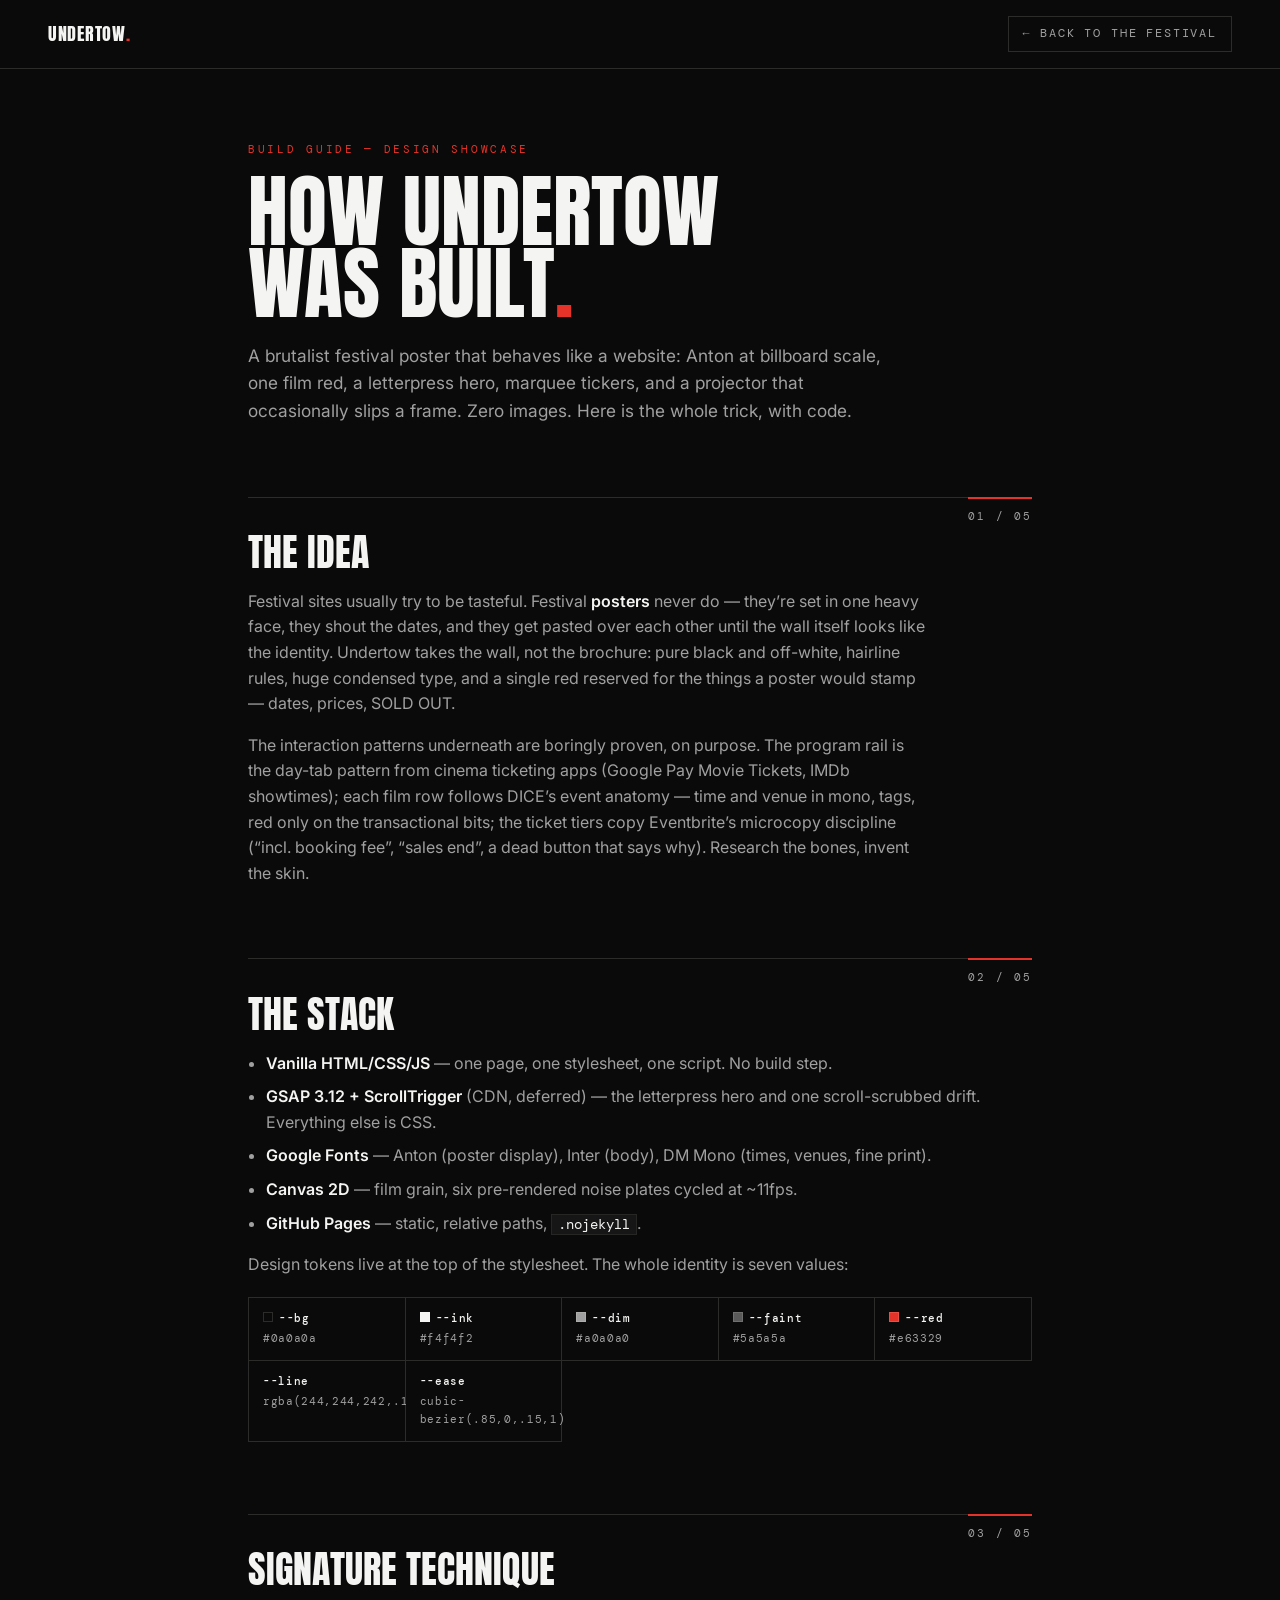
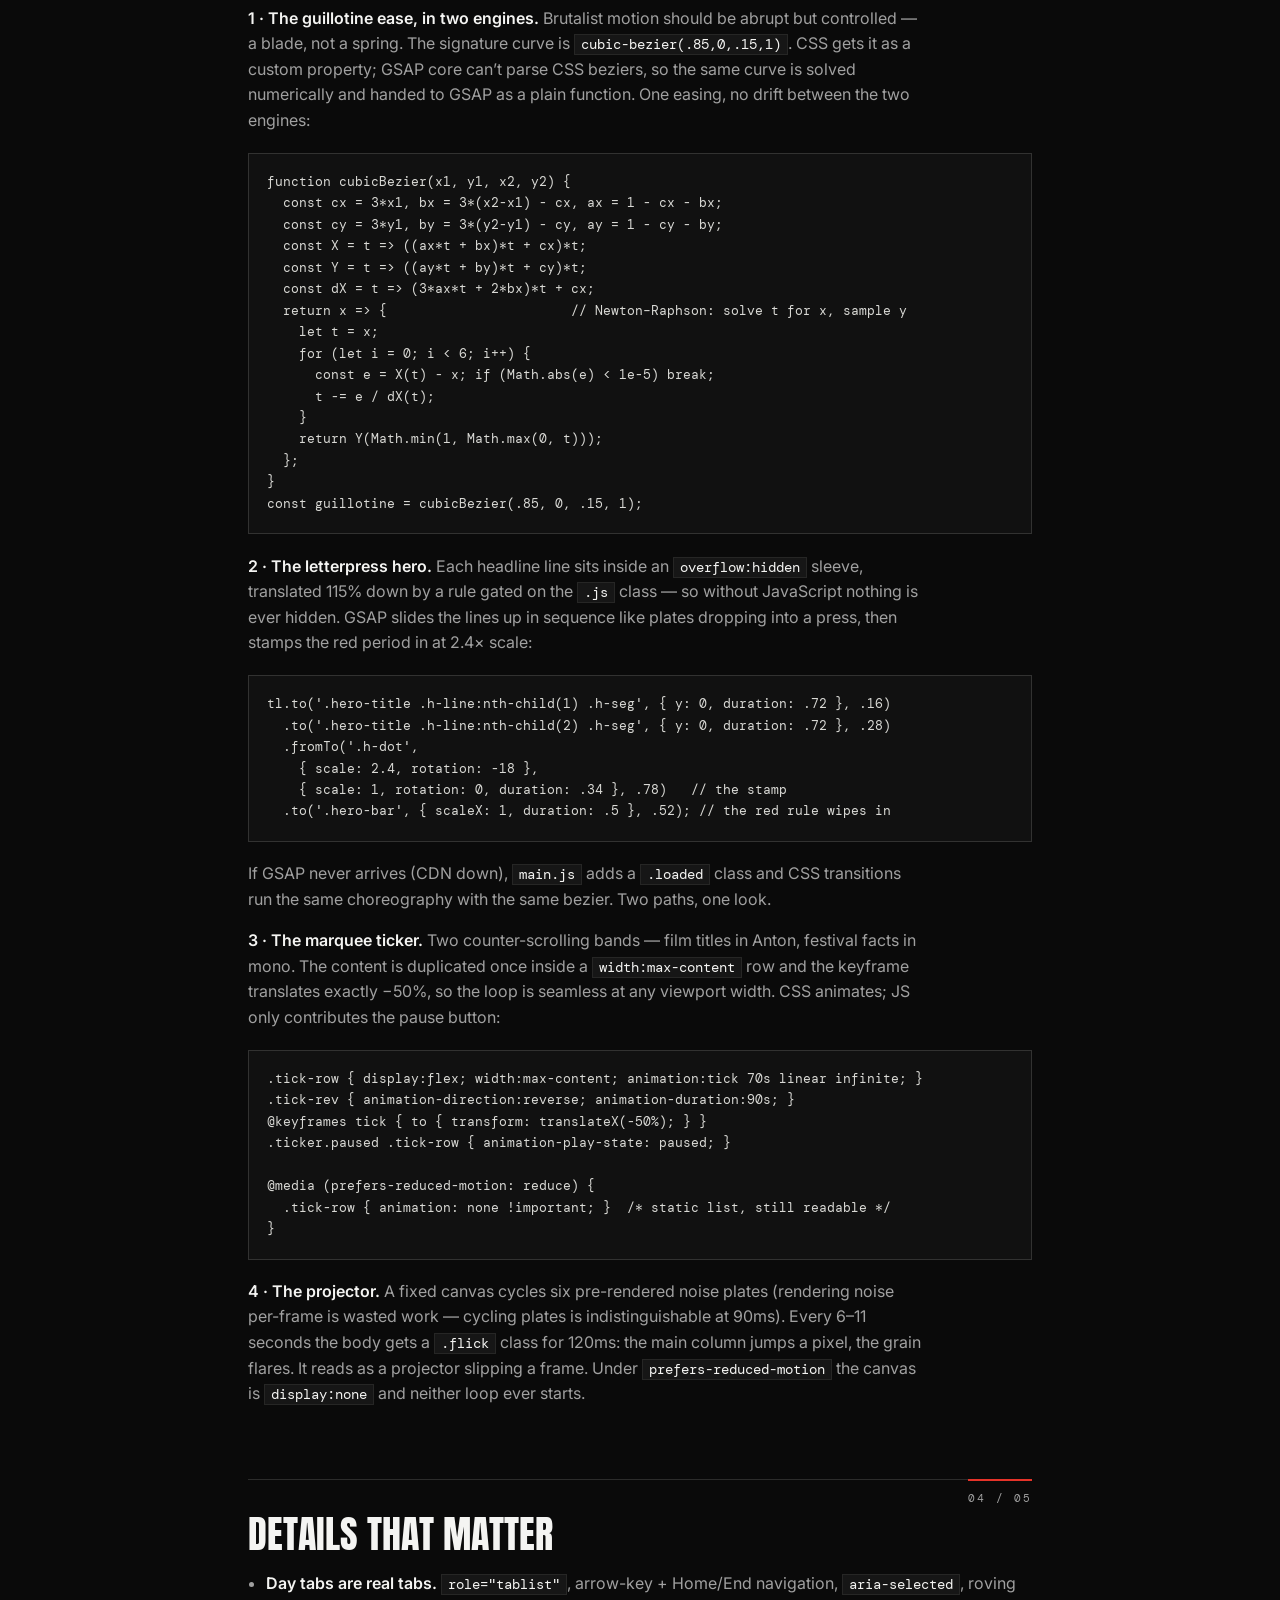
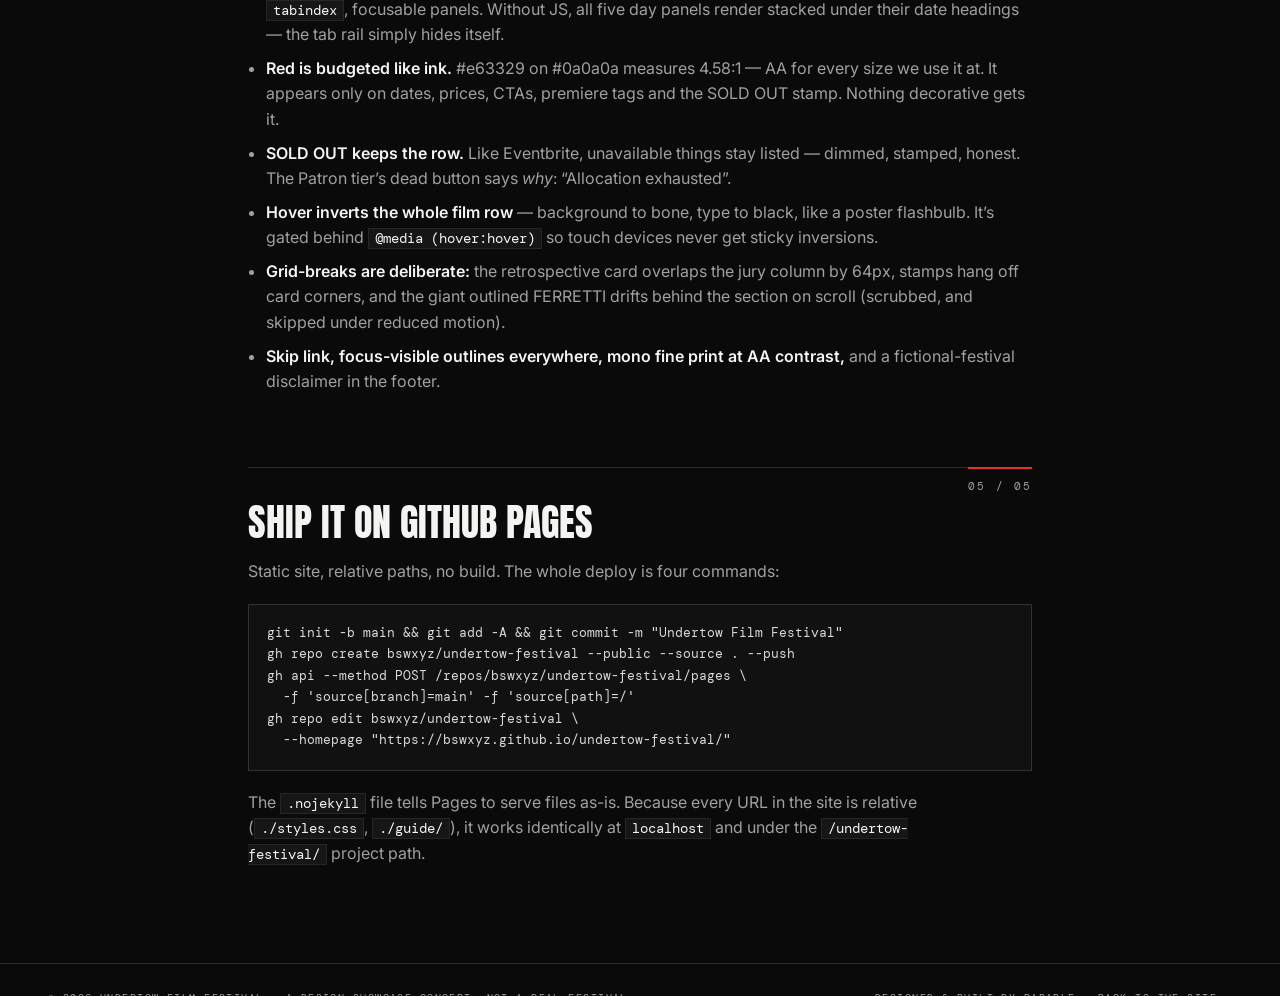
<file: guide/index.html>
<!doctype html>
<html lang="en">
<head>
<meta charset="utf-8" />
<meta name="viewport" content="width=device-width, initial-scale=1" />
<title>How Undertow was built — design &amp; engineering guide</title>
<meta name="description" content="How the Undertow Film Festival site was designed and built: brutalist poster typography, a GSAP letterpress hero, CSS marquee tickers, canvas film grain, and accessible day-tabs — shipped on GitHub Pages." />
<meta name="theme-color" content="#0a0a0a" />
<meta name="color-scheme" content="dark" />
<link rel="preconnect" href="https://fonts.googleapis.com" />
<link rel="preconnect" href="https://fonts.gstatic.com" crossorigin />
<link href="https://fonts.googleapis.com/css2?family=Anton&family=DM+Mono:wght@400;500&family=Inter:wght@400;500;600;700&display=swap" rel="stylesheet" />
<style>
:root{
  --bg:#0a0a0a;--ink:#f4f4f2;--dim:#a0a0a0;--red:#e63329;
  --line:rgba(244,244,242,.14);--line-2:rgba(244,244,242,.07);
  --ease:cubic-bezier(.85,0,.15,1);
}
*{box-sizing:border-box;margin:0;padding:0}
body{background:var(--bg);color:var(--ink);font-family:"Inter",system-ui,sans-serif;
  line-height:1.6;-webkit-font-smoothing:antialiased}
a{color:var(--red)}
::selection{background:var(--red);color:var(--bg)}
.mono{font-family:"DM Mono",monospace}
header{border-bottom:1px solid var(--line);padding:16px clamp(18px,4vw,48px);
  display:flex;justify-content:space-between;align-items:center;gap:12px;flex-wrap:wrap}
.brand{font-family:"Anton",Impact,sans-serif;font-size:1.1rem;letter-spacing:.04em;
  color:var(--ink);text-decoration:none;text-transform:uppercase}
.back{font-family:"DM Mono",monospace;font-size:.72rem;letter-spacing:.16em;
  color:var(--dim);text-decoration:none;border:1px solid var(--line);padding:8px 14px;
  transition:color .18s var(--ease),border-color .18s var(--ease)}
.back:hover{color:var(--ink);border-color:var(--ink)}
main{max-width:880px;margin:0 auto;padding:clamp(48px,8vh,90px) clamp(18px,4vw,48px) 80px}
.kicker{font-family:"DM Mono",monospace;font-size:.7rem;letter-spacing:.24em;color:var(--red);
  text-transform:uppercase;margin-bottom:1rem}
h1{font-family:"Anton",Impact,sans-serif;text-transform:uppercase;font-weight:400;
  font-size:clamp(2.6rem,7.5vw,5rem);line-height:.9;margin-bottom:1.4rem}
h1 em{font-style:normal;color:var(--red)}
h2{font-family:"Anton",Impact,sans-serif;text-transform:uppercase;font-weight:400;
  font-size:clamp(1.6rem,3.4vw,2.4rem);line-height:1;margin:0 0 1.1rem}
.lede{color:var(--dim);font-size:1.08rem;max-width:60ch}
section{margin-top:clamp(52px,8vh,84px);border-top:1px solid var(--line);padding-top:2.2rem;
  position:relative}
.sec-n{position:absolute;top:-1px;right:0;font-family:"DM Mono",monospace;font-size:.66rem;
  letter-spacing:.2em;color:var(--dim);border-top:2px solid var(--red);padding-top:10px}
p{margin-bottom:1rem;max-width:68ch}
p,li{color:var(--dim)}
strong{color:var(--ink);font-weight:600}
ul{margin:0 0 1rem 1.1rem}
li{margin-bottom:.5rem}
pre{background:#111;border:1px solid var(--line);padding:18px;overflow-x:auto;
  font-size:.8rem;line-height:1.6;margin:1.2rem 0;color:#d9d9d5}
code{font-family:"DM Mono",monospace}
p code,li code{background:#161616;border:1px solid var(--line-2);padding:1px 6px;font-size:.85em;color:var(--ink)}
.tok{display:grid;grid-template-columns:repeat(auto-fill,minmax(150px,1fr));
  border-top:1px solid var(--line);border-left:1px solid var(--line);margin:1.2rem 0}
.tok div{background:var(--bg);padding:12px 14px;font-family:"DM Mono",monospace;font-size:.7rem;
  letter-spacing:.06em;color:var(--dim);
  border-right:1px solid var(--line);border-bottom:1px solid var(--line)}
.tok b{display:block;font-weight:500;color:var(--ink);margin-bottom:2px}
.sw{display:inline-block;width:10px;height:10px;margin-right:6px;vertical-align:baseline;
  border:1px solid var(--line)}
footer{border-top:1px solid var(--line);padding:26px clamp(18px,4vw,48px);
  font-family:"DM Mono",monospace;font-size:.64rem;letter-spacing:.14em;color:var(--dim);
  display:flex;justify-content:space-between;gap:12px;flex-wrap:wrap;text-transform:uppercase}
footer a{color:var(--dim)}
footer a:hover{color:var(--red)}
a:focus-visible,.back:focus-visible{outline:2px solid var(--red);outline-offset:3px}
@media (prefers-reduced-motion:reduce){*{transition:none!important}}
</style>
</head>
<body>
<header>
  <a class="brand" href="../">Undertow<span style="color:var(--red)">.</span></a>
  <a class="back" href="../">← BACK TO THE FESTIVAL</a>
</header>

<main>
  <p class="kicker">Build guide — design showcase</p>
  <h1>How Undertow<br>was built<em>.</em></h1>
  <p class="lede">A brutalist festival poster that behaves like a website: Anton at billboard
    scale, one film red, a letterpress hero, marquee tickers, and a projector that occasionally
    slips a frame. Zero images. Here is the whole trick, with code.</p>

  <section>
    <span class="sec-n">01 / 05</span>
    <h2>The idea</h2>
    <p>Festival sites usually try to be tasteful. Festival <strong>posters</strong> never do —
      they’re set in one heavy face, they shout the dates, and they get pasted over each other
      until the wall itself looks like the identity. Undertow takes the wall, not the brochure:
      pure black and off-white, hairline rules, huge condensed type, and a single red reserved
      for the things a poster would stamp — dates, prices, SOLD OUT.</p>
    <p>The interaction patterns underneath are boringly proven, on purpose. The program rail is
      the day-tab pattern from cinema ticketing apps (Google Pay Movie Tickets, IMDb showtimes);
      each film row follows DICE’s event anatomy — time and venue in mono, tags, red only on the
      transactional bits; the ticket tiers copy Eventbrite’s microcopy discipline
      (“incl. booking fee”, “sales end”, a dead button that says why). Research the bones,
      invent the skin.</p>
  </section>

  <section>
    <span class="sec-n">02 / 05</span>
    <h2>The stack</h2>
    <ul>
      <li><strong>Vanilla HTML/CSS/JS</strong> — one page, one stylesheet, one script. No build step.</li>
      <li><strong>GSAP 3.12 + ScrollTrigger</strong> (CDN, deferred) — the letterpress hero and one
        scroll-scrubbed drift. Everything else is CSS.</li>
      <li><strong>Google Fonts</strong> — Anton (poster display), Inter (body), DM Mono (times, venues, fine print).</li>
      <li><strong>Canvas 2D</strong> — film grain, six pre-rendered noise plates cycled at ~11fps.</li>
      <li><strong>GitHub Pages</strong> — static, relative paths, <code>.nojekyll</code>.</li>
    </ul>
    <p>Design tokens live at the top of the stylesheet. The whole identity is seven values:</p>
    <div class="tok">
      <div><b><span class="sw" style="background:#0a0a0a"></span>--bg</b>#0a0a0a</div>
      <div><b><span class="sw" style="background:#f4f4f2"></span>--ink</b>#f4f4f2</div>
      <div><b><span class="sw" style="background:#a0a0a0"></span>--dim</b>#a0a0a0</div>
      <div><b><span class="sw" style="background:#5a5a5a"></span>--faint</b>#5a5a5a</div>
      <div><b><span class="sw" style="background:#e63329"></span>--red</b>#e63329</div>
      <div><b>--line</b>rgba(244,244,242,.14)</div>
      <div><b>--ease</b>cubic-bezier(.85,0,.15,1)</div>
    </div>
  </section>

  <section>
    <span class="sec-n">03 / 05</span>
    <h2>Signature technique</h2>
    <p><strong>1 · The guillotine ease, in two engines.</strong> Brutalist motion should be
      abrupt but controlled — a blade, not a spring. The signature curve is
      <code>cubic-bezier(.85,0,.15,1)</code>. CSS gets it as a custom property; GSAP core can’t
      parse CSS beziers, so the same curve is solved numerically and handed to GSAP as a plain
      function. One easing, no drift between the two engines:</p>
<pre><code>function cubicBezier(x1, y1, x2, y2) {
  const cx = 3*x1, bx = 3*(x2-x1) - cx, ax = 1 - cx - bx;
  const cy = 3*y1, by = 3*(y2-y1) - cy, ay = 1 - cy - by;
  const X = t =&gt; ((ax*t + bx)*t + cx)*t;
  const Y = t =&gt; ((ay*t + by)*t + cy)*t;
  const dX = t =&gt; (3*ax*t + 2*bx)*t + cx;
  return x =&gt; {                       // Newton–Raphson: solve t for x, sample y
    let t = x;
    for (let i = 0; i &lt; 6; i++) {
      const e = X(t) - x; if (Math.abs(e) &lt; 1e-5) break;
      t -= e / dX(t);
    }
    return Y(Math.min(1, Math.max(0, t)));
  };
}
const guillotine = cubicBezier(.85, 0, .15, 1);</code></pre>

    <p><strong>2 · The letterpress hero.</strong> Each headline line sits inside an
      <code>overflow:hidden</code> sleeve, translated 115% down by a rule gated on the
      <code>.js</code> class — so without JavaScript nothing is ever hidden. GSAP slides the
      lines up in sequence like plates dropping into a press, then stamps the red period in at
      2.4× scale:</p>
<pre><code>tl.to('.hero-title .h-line:nth-child(1) .h-seg', { y: 0, duration: .72 }, .16)
  .to('.hero-title .h-line:nth-child(2) .h-seg', { y: 0, duration: .72 }, .28)
  .fromTo('.h-dot',
    { scale: 2.4, rotation: -18 },
    { scale: 1, rotation: 0, duration: .34 }, .78)   // the stamp
  .to('.hero-bar', { scaleX: 1, duration: .5 }, .52); // the red rule wipes in</code></pre>
    <p>If GSAP never arrives (CDN down), <code>main.js</code> adds a <code>.loaded</code> class
      and CSS transitions run the same choreography with the same bezier. Two paths, one look.</p>

    <p><strong>3 · The marquee ticker.</strong> Two counter-scrolling bands — film titles in
      Anton, festival facts in mono. The content is duplicated once inside a
      <code>width:max-content</code> row and the keyframe translates exactly −50%, so the loop
      is seamless at any viewport width. CSS animates; JS only contributes the pause button:</p>
<pre><code>.tick-row { display:flex; width:max-content; animation:tick 70s linear infinite; }
.tick-rev { animation-direction:reverse; animation-duration:90s; }
@keyframes tick { to { transform: translateX(-50%); } }
.ticker.paused .tick-row { animation-play-state: paused; }

@media (prefers-reduced-motion: reduce) {
  .tick-row { animation: none !important; }  /* static list, still readable */
}</code></pre>

    <p><strong>4 · The projector.</strong> A fixed canvas cycles six pre-rendered noise plates
      (rendering noise per-frame is wasted work — cycling plates is indistinguishable at 90ms).
      Every 6–11 seconds the body gets a <code>.flick</code> class for 120ms: the main column
      jumps a pixel, the grain flares. It reads as a projector slipping a frame. Under
      <code>prefers-reduced-motion</code> the canvas is <code>display:none</code> and neither
      loop ever starts.</p>
  </section>

  <section>
    <span class="sec-n">04 / 05</span>
    <h2>Details that matter</h2>
    <ul>
      <li><strong>Day tabs are real tabs.</strong> <code>role="tablist"</code>, arrow-key +
        Home/End navigation, <code>aria-selected</code>, roving <code>tabindex</code>, focusable
        panels. Without JS, all five day panels render stacked under their date headings — the
        tab rail simply hides itself.</li>
      <li><strong>Red is budgeted like ink.</strong> #e63329 on #0a0a0a measures 4.58:1 — AA for
        every size we use it at. It appears only on dates, prices, CTAs, premiere tags and the
        SOLD OUT stamp. Nothing decorative gets it.</li>
      <li><strong>SOLD OUT keeps the row.</strong> Like Eventbrite, unavailable things stay
        listed — dimmed, stamped, honest. The Patron tier’s dead button says
        <em>why</em>: “Allocation exhausted”.</li>
      <li><strong>Hover inverts the whole film row</strong> — background to bone, type to black,
        like a poster flashbulb. It’s gated behind <code>@media (hover:hover)</code> so touch
        devices never get sticky inversions.</li>
      <li><strong>Grid-breaks are deliberate:</strong> the retrospective card overlaps the jury
        column by 64px, stamps hang off card corners, and the giant outlined FERRETTI drifts
        behind the section on scroll (scrubbed, and skipped under reduced motion).</li>
      <li><strong>Skip link, focus-visible outlines everywhere, mono fine print at AA
        contrast,</strong> and a fictional-festival disclaimer in the footer.</li>
    </ul>
  </section>

  <section>
    <span class="sec-n">05 / 05</span>
    <h2>Ship it on GitHub Pages</h2>
    <p>Static site, relative paths, no build. The whole deploy is four commands:</p>
<pre><code>git init -b main &amp;&amp; git add -A &amp;&amp; git commit -m "Undertow Film Festival"
gh repo create bswxyz/undertow-festival --public --source . --push
gh api --method POST /repos/bswxyz/undertow-festival/pages \
  -f 'source[branch]=main' -f 'source[path]=/'
gh repo edit bswxyz/undertow-festival \
  --homepage "https://bswxyz.github.io/undertow-festival/"</code></pre>
    <p>The <code>.nojekyll</code> file tells Pages to serve files as-is. Because every URL in
      the site is relative (<code>./styles.css</code>, <code>./guide/</code>), it works
      identically at <code>localhost</code> and under the <code>/undertow-festival/</code>
      project path.</p>
  </section>
</main>

<footer>
  <span>© 2026 Undertow Film Festival — a design-showcase concept, not a real festival.</span>
  <span>Designed &amp; built by Parable · <a href="../">Back to the site →</a></span>
</footer>
</body>
</html>
</file>
